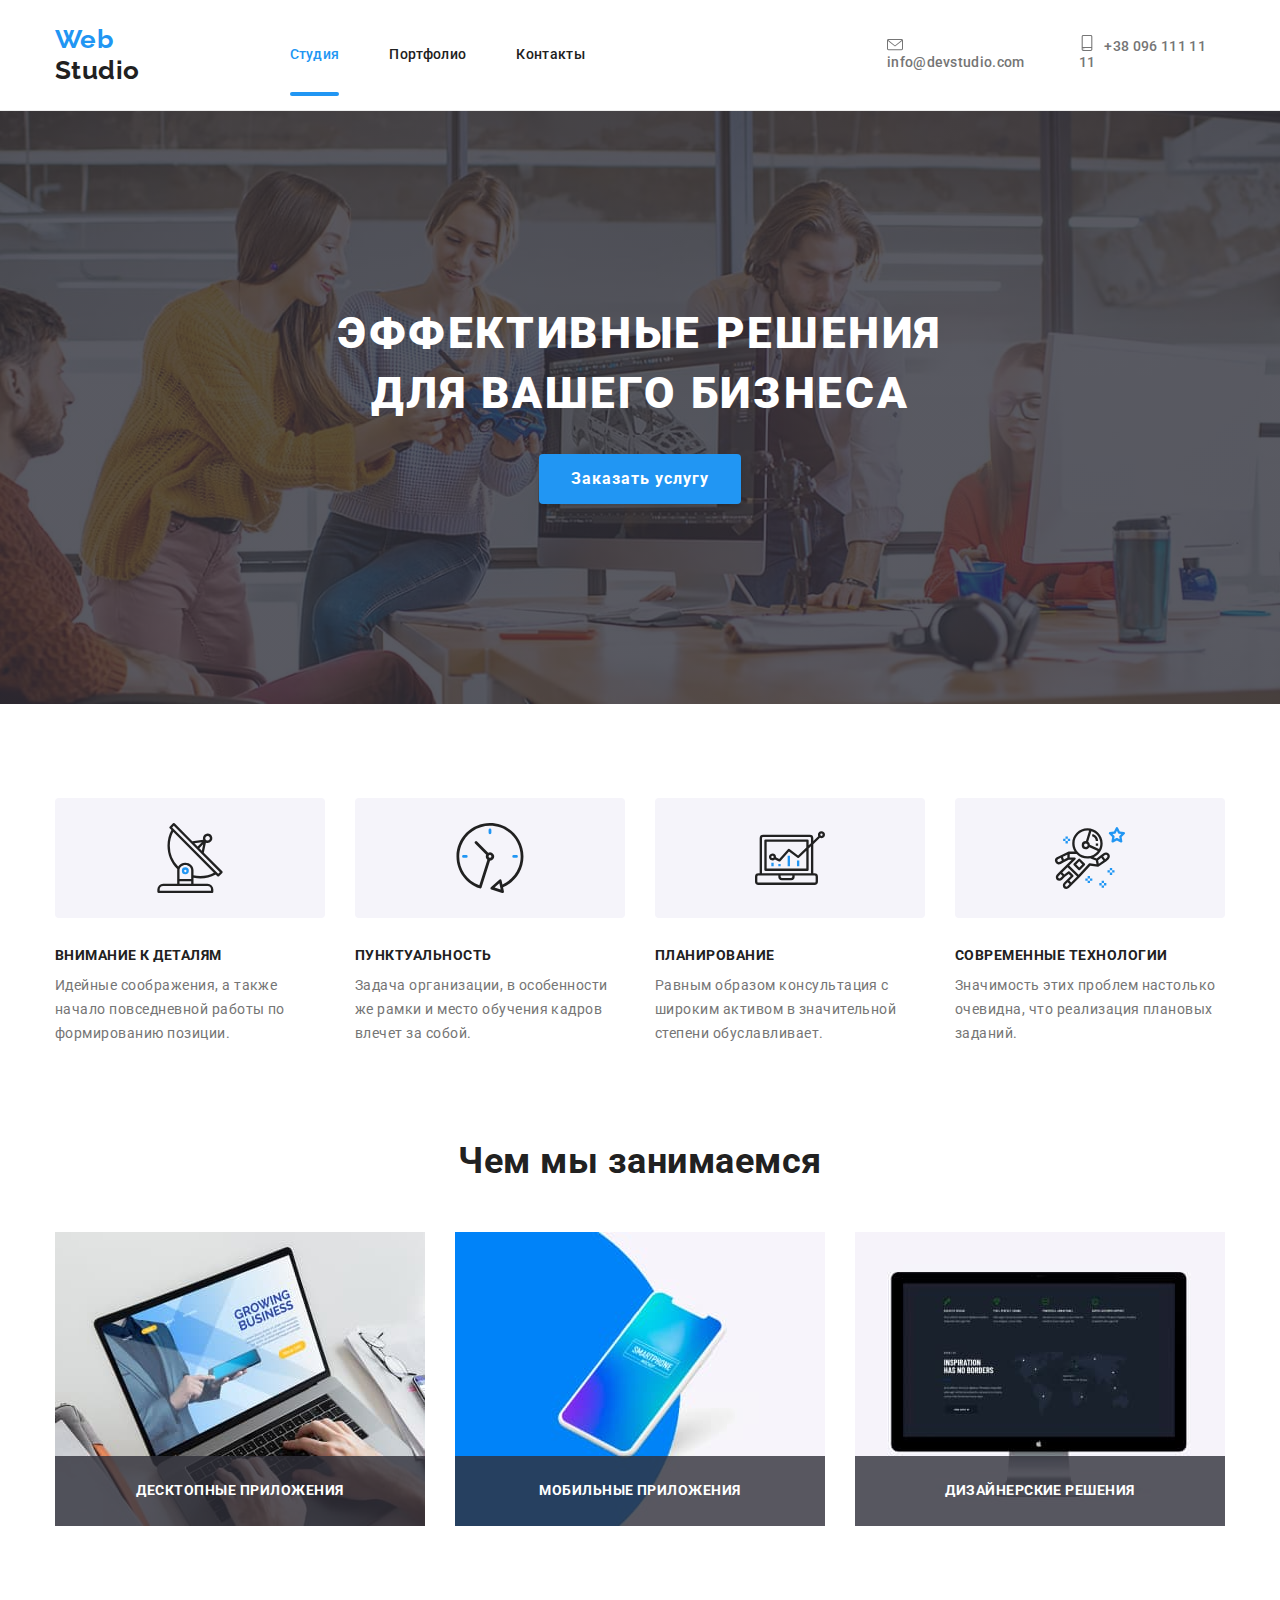
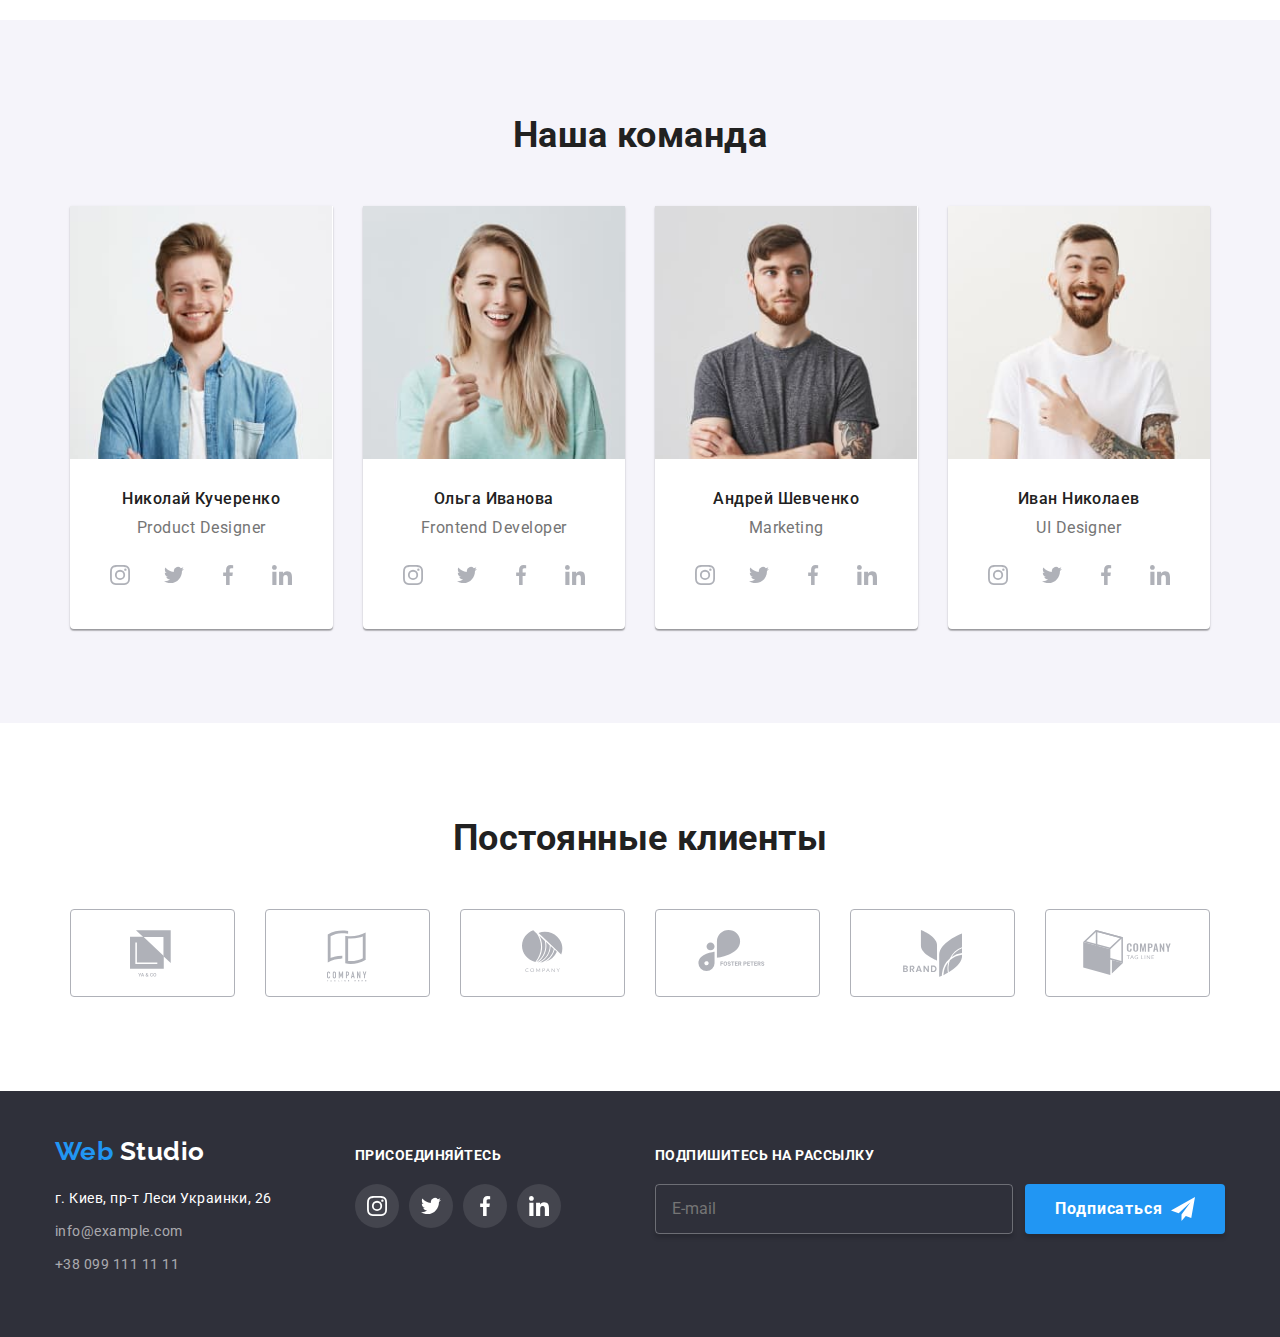
<file: index.html>
<!DOCTYPE html>
<html lang="en">
  <head>
    <meta charset="UTF-8" />
    <meta name="viewport" content="width=device-width, initial-scale=1.0" />
    <title>studio</title>
    <link
      href="https://fonts.googleapis.com/css2?family=Raleway:wght@700&family=Roboto:wght@400;500;700;900&display=swap"
      rel="stylesheet"
    />
    <link
      rel="stylesheet"
      href="https://cdnjs.cloudflare.com/ajax/libs/modern-normalize/0.6.0/modern-normalize.min.css"
    />
    <link rel="stylesheet" href="./css/main.min.css" />
  </head>
  <body>
    <!--                                 header                                     -->
    <header class="">
      <div class="container">
        <nav class="main-nav">
          <!-- header logo  -->
          <a class="logo" href="#"
            >Web <span class="logo-right">Studio</span></a
          >
          <button
            type="button"
            class="menu-button"
            aria-expanded="false"
            aria-controls="menu-container"
            data-menu-button
          >
            <svg width="40" height="40" aria-label="кнопка мобильного меню">
              <use class="icon-menu" href="./images/sprite.svg#menu"></use>
              <use
                class="icon-close"
                href="./images/sprite.svg#close-menu"
              ></use>
            </svg>
          </button>

          <div class="menu-container" id="menu-container" data-menu>
            <div class="menu-navigation">
              <ul class="list site-nav">
                <li class="item">
                  <a href="./index.html" class="nav-link current">Студия</a>
                </li>
                <li class="item">
                  <a href="./portfolio.html" class="nav-link">Портфолио</a>
                </li>
                <li class="item">
                  <a href="./contact.html" class="nav-link">Контакты</a>
                </li>
              </ul>
            </div>

            <div class="menu-contacts">
              <ul class="list auth-nav">
                <li class="item">
                  <a href="mailto:info@devstudio.com" class="us nav-link">
                    <svg class="icon-us">
                      <use href="./images/sprite.svg#icon-envelope"></use>
                    </svg>
                    info@devstudio.com
                  </a>
                </li>
                <li class="item">
                  <a href="tel:+380961111111" class="nav-link us">
                    <svg class="icon-us">
                      <use href="./images/sprite.svg#icon-smartphone"></use>
                    </svg>
                    +38 096 111 11 11</a
                  >
                </li>
              </ul>
            </div>
          </div>
        </nav>
      </div>
    </header>

    <!--                                  main                                      -->
    <main>
      <!-- hero -->a

      <section class="hero">
        <div class="container">
          <h1 class="hero-title">Эффективные решения для вашего бизнеса</h1>
          <button data-modal-open class="ref-style button-style">
            Заказать услугу
          </button>

          <!--  modal-window -->
          <div class="backdrop is-hidden" data-modal>
            <form class="form">
              <b class="form-title">Оставьте свои данные, мы вам перезвоним</b>

              <!--form fields -->

              <ul class="form-item list">
                <li class="form-field">
                  <input
                    class="form-input"
                    type="text"
                    name="name"
                    id="name"
                    autocomplete="off"
                    placeholder=" "
                  />
                  <label class="form-label" for="name">Имя</label>
                  <svg class="form-icon">
                    <use href="./images/sprite.svg#person" />
                  </svg>
                </li>

                <li class="form-field">
                  <input
                    class="form-input"
                    type="tel"
                    name="tel"
                    id="tel"
                    placeholder=" "
                  />
                  <label class="form-label" for="tel">Телефон</label>
                  <svg class="form-icon">
                    <use href="./images/sprite.svg#phone" />
                  </svg>
                </li>

                <li class="form-field">
                  <input
                    class="form-input"
                    type="email"
                    name="email"
                    id="email"
                    placeholder=" "
                  />
                  <label class="form-label" for="email">Почта</label>
                  <svg class="form-icon">
                    <use href="./images/sprite.svg#email" />
                  </svg>
                </li>

                <li class="form-field">
                  <textarea
                    class=""
                    name="comment"
                    id="comment"
                    cols="30"
                    rows="6"
                  ></textarea>
                  <label for="comment">Комментарий</label>
                </li>
              </ul>

              <input
                type="checkbox"
                name="checkbox"
                class="checkbox"
                id="checked"
              />
              <label for="checked" class="checkbox-label">
                Соглашаюсь с рассылкой и принимаю<a class="link" href="">
                  Условия договора
                </a>
              </label>

              <!--  button submit      -->
              <button type="submit" class="ref-style button-style modal-button">
                Отправить
              </button>

              <!-- close button /icon  -->
              <div data-modal-close class="modal-close">
                <svg width="11" height="11">
                  <use href="./images/sprite.svg#close" />
                </svg>
              </div>
            </form>
          </div>

          <!-- end modal window -->
        </div>
      </section>

      <!-- features / секция преимущества/ -->
      <section class="section">
        <div class="container">
          <ul class="list features">
            <!-- внимание к деталям -->
            <li class="item">
              <div class="features-icon">
                <svg width="70" height="70">
                  <use href="./images/sprite.svg#icon-antenna"></use>
                </svg>
              </div>

              <h2 class="text-style-title">
                Внимание к деталям
              </h2>
              <p class="main-text">
                Идейные соображения, а также начало повседневной работы по
                формированию позиции.
              </p>
            </li>
            <!-- пунктуальность -->
            <li class="item">
              <div class="features-icon">
                <svg width="70" height="70">
                  <use href="./images/sprite.svg#icon-clock"></use>
                </svg>
              </div>

              <h2 class="text-style-title">Пунктуальность</h2>
              <p class="main-text">
                Задача организации, в особенности же рамки и место обучения
                кадров влечет за собой.
              </p>
            </li>
            <!-- планирование -->
            <li class="item">
              <div class="features-icon">
                <svg width="70" height="70">
                  <use href="./images/sprite.svg#icon-diagram"></use>
                </svg>
              </div>

              <h2 class="text-style-title">Планирование</h2>
              <p class="main-text">
                Равным образом консультация с широким активом в значительной
                степени обуславливает.
              </p>
            </li>
            <!-- современные технологии -->
            <li class="item">
              <div class="features-icon">
                <svg width="70" height="70">
                  <use href="./images/sprite.svg#icon-astronaut"></use>
                </svg>
              </div>

              <h2 class="text-style-title">Современные технологии</h2>
              <p class="main-text">
                Значимость этих проблем настолько очевидна, что реализация
                плановых заданий.
              </p>
            </li>
          </ul>
        </div>
      </section>

      <!-- our-business / секция Чем мы занимаемся/ -->
      <section class="section ishidden no-padding">
        <div class="container">
          <h2 class="section-title">Чем мы занимаемся</h2>
          <ul class="business list">
            <li class="item">
              <img
                srcset="
                  ./images/img-studio/desktop-apps-370.jpg 1x,
                  ./images/img-studio/desktop-apps-740.jpg 2x
                "
                src="./images/img-studio/desktop-apps-370.jpg"
                alt="Десктопные приложения"
              />
              <h3 class="text-style-title business-title">
                Десктопные приложения
              </h3>
            </li>
            <li class="item">
              <img
                srcset="
                  ./images/img-studio/boxmobile-apps-370.jpg 1x,
                  ./images/img-studio/boxmobile-apps-740.jpg 2x
                "
                src="./images/img-studio/mobile-apps.jpg"
                alt="Мобильные приложения"
              />
              <h3 class="text-style-title business-title">
                Мобильные приложения
              </h3>
            </li>
            <li class="item">
              <img
                srcset="
                  ./images/img-studio/imgdesign-solution-370.jpg 1x,
                  ./images/img-studio/imgdesign-solution-740.jpg 2x
                "
                src="./images/img-studio/imgdesign-solution-370.jpg"
                alt="дизайнерыские решения"
              />
              <h3 class="text-style-title business-title">
                Дизайнерские решения
              </h3>
            </li>
          </ul>
        </div>
      </section>

      <!-- our team/ секция наша команда / -->
      <section class="section team">
        <div class="container">
          <h2 class="section-title">Наша команда</h2>

          <ul class="list person">
            <!-- section Николай Кучеренко -->
            <li class="member">
              <!-- , альтернативный вариант-->
              <!-- <picture>
                <source
                  srcset="
                    ./images/img-studio/Nikolay-Kucherenko-270.jpg 270w,
                    ./images/img-studio/Nikolay-Kucherenko-540.jpg 540w
                  "
                  media="(min-width:1200px)"
                />

                <source
                  srcset="
                    ./images/img-studio/Nikolay-Kucherenko-450.jpg 450w,
                    ./images/img-studio/Nikolay-Kucherenko-900.jpg 900w
                  "
                  media="(max-width:1199px)"
                />
                <img
                  src="./images/img-studio/Nikolay-Kucherenko-270.jpg"
                  alt="Николай Кучеренко"
                  sizes="(min-width:900px) 20vw, (max-width:899px) 50vw, (max-width:450px) 100vw)"
                />
              </picture> -->
           
              <picture>
                <source
                  srcset="
                    ./images/img-studio/Nikolay-Kucherenko-270.jpg 1x,
                    ./images/img-studio/Nikolay-Kucherenko-540.jpg 2x
                  "
                  media="(min-width:1200px)"
                />

                <source
                  srcset="
                    ./images/img-studio/Nikolay-Kucherenko-450.jpg 1x,
                    ./images/img-studio/Nikolay-Kucherenko-900.jpg 2x
                  "
                  media="(max-width:1199px)"
                />
                <img
                  src="./images/img-studio/Nikolay-Kucherenko-270.jpg"
                  alt="Николай Кучеренко"
                />
              </picture>
              <h3 class="text-style-title name-title">Николай Кучеренко</h3>
              <p class="job-title">Product Designer</p>
              <ul class="list social-contacts">
                <li class="item">
                  <a href="" class="social-link" aria-label="instagram">
                    <svg class="social-icon">
                      <use href="./images/sprite.svg#icon-instagram"></use>
                    </svg>
                  </a>
                </li>
                <li class="item">
                  <a href="" class="social-link" aria-label="twitter">
                    <svg class="social-icon">
                      <use href="./images/sprite.svg#icon-twitter"></use>
                    </svg>
                  </a>
                </li>
                <li class="item">
                  <a href="" class="social-link" aria-label="facebook">
                    <svg class="social-icon">
                      <use href="./images/sprite.svg#icon-facebook"></use>
                    </svg>
                  </a>
                </li>

                <li class="item">
                  <a href="" class="social-link" aria-label="linkedin">
                    <svg class="social-icon">
                      <use href="./images/sprite.svg#icon-linkedin"></use>
                    </svg>
                  </a>
                </li>
              </ul>
            </li>

            <!-- section Ольга Иванова  -->
            <li class="member">
              <picture>
                <source
                  srcset="
                    ./images/img-studio/Olga-Ivanova-270.jpg 1x,
                    ./images/img-studio/Olga-Ivanova-540.jpg 2x
                  "
                  media="(min-width:1200px)"
                />

                <source
                  srcset="
                    ./images/img-studio/Olga-Ivanova-450.jpg 1x,
                    ./images/img-studio/Olga-Ivanova-900.jpg 2x
                  "
                  media="(max-width:1199px)"
                />
                <img
                  src="./images/img-studio/Olga-Ivanova-270.jpg"
                  alt="Иван Николаев"
                />
              </picture>
              <h3 class="text-style-title name-title">Ольга Иванова</h3>
              <p class="job-title">Frontend Developer</p>

              <ul class="list social-contacts">
                <li class="item">
                  <a href="" class="social-link" aria-label="instagram">
                    <svg class="social-icon">
                      <use href="./images/sprite.svg#icon-instagram"></use>
                    </svg>
                  </a>
                </li>
                <li class="item">
                  <a href="" class="social-link" aria-label="twitter">
                    <svg class="social-icon">
                      <use href="./images/sprite.svg#icon-twitter"></use>
                    </svg>
                  </a>
                </li>
                <li class="item">
                  <a href="" class="social-link" aria-label="facebook">
                    <svg class="social-icon">
                      <use href="./images/sprite.svg#icon-facebook"></use>
                    </svg>
                  </a>
                </li>

                <li class="item">
                  <a href="" class="social-link" aria-label="linkedin">
                    <svg class="social-icon">
                      <use href="./images/sprite.svg#icon-linkedin"></use>
                    </svg>
                  </a>
                </li>
              </ul>
            </li>

            <!-- section Андрей Шевченко -->
            <li class="member">
              <picture>
                <source
                  srcset="
                    ./images/img-studio/Andrey-Shevchenko-270.jpg 1x,
                    ./images/img-studio/Andrey-Shevchenko-540.jpg 2x
                  "
                  media="(min-width:1200px)"
                />

                <source
                  srcset="
                    ./images/img-studio/Andrey-Shevchenko-450.jpg 1x,
                    ./images/img-studio/Andrey-Shevchenko-900.jpg 2x
                  "
                  media="(max-width:1199px)"
                />
                <img src="./images/img-studio/a" alt="Андрей Шевченко" />
              </picture>
              <h3 class="text-style-title name-title">Андрей Шевченко</h3>
              <p class="job-title">Marketing</p>
              <ul class="list social-contacts">
                <li class="item">
                  <a href="" class="social-link" aria-label="instagram">
                    <svg class="social-icon">
                      <use href="./images/sprite.svg#icon-instagram"></use>
                    </svg>
                  </a>
                </li>
                <li class="item">
                  <a href="" class="social-link" aria-label="twitter">
                    <svg class="social-icon">
                      <use href="./images/sprite.svg#icon-twitter"></use>
                    </svg>
                  </a>
                </li>
                <li class="item">
                  <a href="" class="social-link" aria-label="facebook">
                    <svg class="social-icon">
                      <use href="./images/sprite.svg#icon-facebook"></use>
                    </svg>
                  </a>
                </li>

                <li class="item">
                  <a href="" class="social-link" aria-label="linkedin">
                    <svg class="social-icon">
                      <use href="./images/sprite.svg#icon-linkedin"></use>
                    </svg>
                  </a>
                </li>
              </ul>
            </li>

            <!-- section Иван Николаев -->
            <li class="member">
              <picture>
                <source
                  srcset="
                    ./images/img-studio/Ivan-Nikolaev-270.jpg 1x,
                    ./images/img-studio/Ivan-Nikolaev-540.jpg 2x
                  "
                  media="(min-width:1200px)"
                />

                <source
                  srcset="
                    ./images/img-studio/Ivan-Nikolaev-450.jpg 1x,
                    ./images/img-studio/Ivan-Nikolaev-900.jpg 2x
                  "
                  media="(max-width:1199px)"
                />
                <img
                  src="./images/img-studio/Ivan-Nikolaev-270.jpg"
                  alt="Иван Николаев"
                />
              </picture>

              <h3 class="text-style-title name-title">Иван Николаев</h3>
              <p class="job-title">UI Designer</p>
              <ul class="list social-contacts">
                <li class="item">
                  <a href="" class="social-link" aria-label="instagram">
                    <svg class="social-icon">
                      <use href="./images/sprite.svg#icon-instagram"></use>
                    </svg>
                  </a>
                </li>
                <li class="item">
                  <a href="" class="social-link" aria-label="twitter">
                    <svg class="social-icon">
                      <use href="./images/sprite.svg#icon-twitter"></use>
                    </svg>
                  </a>
                </li>
                <li class="item">
                  <a href="" class="social-link" aria-label="facebook">
                    <svg class="social-icon">
                      <use href="./images/sprite.svg#icon-facebook"></use>
                    </svg>
                  </a>
                </li>

                <li class="item">
                  <a href="" class="social-link" aria-label="linkedin">
                    <svg class="social-icon">
                      <use href="./images/sprite.svg#icon-linkedin"></use>
                    </svg>
                  </a>
                </li>
              </ul>
            </li>
          </ul>
        </div>
      </section>

      <!--  clients / секция постоянные клиенты / -->
      <section class="section">
        <div class="container">
          <h2 class="section-title">Постоянные клиенты</h2>
          <ul class="list clients">
            <li class="item">
              <button class="clients-icon" aria-label="Tagline Here">
                <svg width="45px" height="50px">
                  <use href="./images/sprite.svg#icon-logo-1"></use>
                </svg>
              </button>
            </li>
            <li class="item">
              <button class="clients-icon" aria-label="Company">
                <svg width="40px" height="52px">
                  <use href="./images/sprite.svg#icon-logo-2"></use>
                </svg>
              </button>
            </li>
            <li class="item">
              <button class="clients-icon" aria-label="Ya & Co">
                <svg width="41px" height="42.6px">
                  <use href="./images/sprite.svg#icon-logo-3"></use>
                </svg>
              </button>
            </li>
            <li class="item">
              <button class="clients-icon" aria-label="Foster Peters">
                <svg width="79.66px" height="42.02px">
                  <use href="./images/sprite.svg#icon-logo-4"></use>
                </svg>
              </button>
            </li>
            <li class="item">
              <button class="clients-icon" aria-label="Brand">
                <svg width="59px" height="47px">
                  <use href="./images/sprite.svg#icon-logo-5"></use>
                </svg>
              </button>
            </li>
            <li class="item">
              <button class="clients-icon" aria-label="COMPANY Tag line">
                <svg width="88.48px" height="45.44px">
                  <use href="./images/sprite.svg#icon-logo-6"></use>
                </svg>
              </button>
            </li>
          </ul>
        </div>
      </section>
    </main>
    <!--                                 footer                                     -->
    <footer class="">
      <div class="container">
        <div class="block">
          <div class="logo-contacts">
            <!-- footer logo -->
            <h2 class="item">
              <a class="logo link" href="#"
                >Web <span class="logo-reverse">Studio</span></a
              >
            </h2>
            <address class="footer-text-style">
              <ul class="list contacts">
                <!-- adress -->
                <li class="item">
                  <p class="adress-text">
                    г. Киев, пр-т Леси Украинки, 26
                  </p>
                </li>
                <!--  footer contacts /  контакты/ -->
                <li class="item">
                  <a class="link" href="mailto:info@example.com"
                    >info@example.com</a
                  >
                </li>
                <li class="item">
                  <a class="link" href="tel:+380991111111">+38 099 111 11 11</a>
                </li>
              </ul>
            </address>
          </div>
          <!-- footer community / соцсети / -->
          <div class="social">
            <b class="text-style-title footer-title">присоединяйтесь</b>

            <ul class="list social-contacts">
              <li class="item">
                <a href="" class="social-link" aria-label="instagram">
                  <svg class="social-icon">
                    <use href="./images/sprite.svg#icon-instagram"></use>
                  </svg>
                </a>
              </li>
              <li class="item">
                <a href="" class="social-link" aria-label="twitter">
                  <svg class="social-icon">
                    <use href="./images/sprite.svg#icon-twitter"></use>
                  </svg>
                </a>
              </li>
              <li class="item">
                <a href="" class="social-link" aria-label="facebook">
                  <svg class="social-icon">
                    <use href="./images/sprite.svg#icon-facebook"></use>
                  </svg>
                </a>
              </li>

              <li class="item">
                <a href="" class="social-link" aria-label="linkedin">
                  <svg class="social-icon">
                    <use href="./images/sprite.svg#icon-linkedin"></use>
                  </svg>
                </a>
              </li>
            </ul>
          </div>
          <!-- footer subscribing / секция подписки / -->

          <form>
            <label for="mail" class="text-style-title footer-title"
              >Подпишитесь на рассылку</label
            >

            <div class="send-form">
              <input
                class="form-button"
                placeholder="E-mail"
                name="email"
                id="mail"
              />

              <button class="ref-style button-style button-send" type="submit">
                Подписаться
                <svg class="button-icon" aria-label="Подписаться">
                  <use href="./images/sprite.svg#icon-send"></use>
                </svg>
              </button>
            </div>
          </form>
        </div>
        <!-- footer developing -->
        <p class="copyright">2020 | Developed by GoIT Students</p>
      </div>
    </footer>

    <script>
      (() => {
        const menuBtnRef = document.querySelector('[data-menu-button]');
        const mobilemenuRef = document.querySelector('[data-menu]');

        menuBtnRef.addEventListener('click', () => {
          const expanded =
            menuBtnRef.getAttribute('aria-expanded') === 'true' || false;

          menuBtnRef.classList.toggle('is-open');
          menuBtnRef.setAttribute('aria-expanded', !expanded);
          mobilemenuRef.classList.toggle('is-open');
        });
      })();
    </script>
    <script>
      (() => {
        const refs = {
          openModalBtn: document.querySelector('[data-modal-open]'),
          closeModalBtn: document.querySelector('[data-modal-close]'),
          modal: document.querySelector('[data-modal]'),
        };

        refs.openModalBtn.addEventListener('click', toggleModal);
        refs.closeModalBtn.addEventListener('click', toggleModal);

        function toggleModal() {
          document.body.classList.toggle('modal-open'); //new
          refs.modal.classList.toggle('is-hidden');
        }
      })();
    </script>
  </body>
</html>
</file>
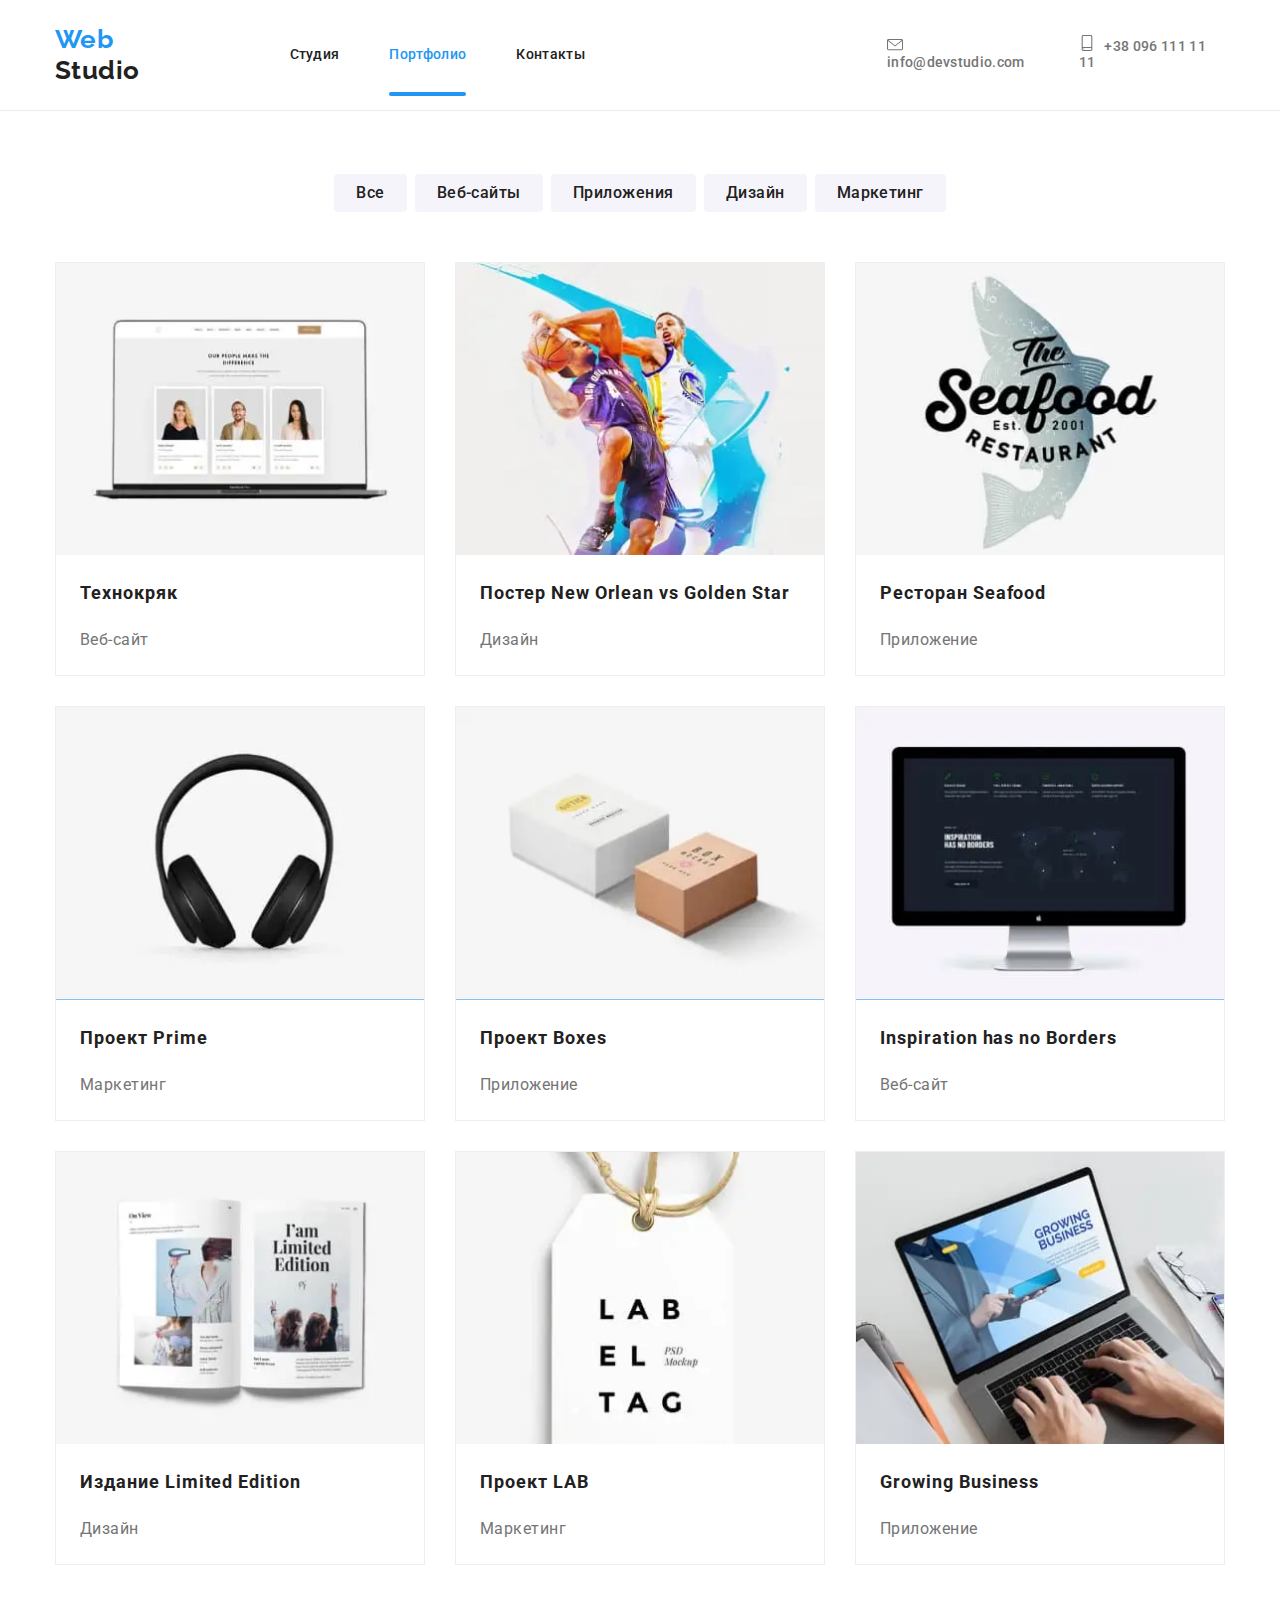
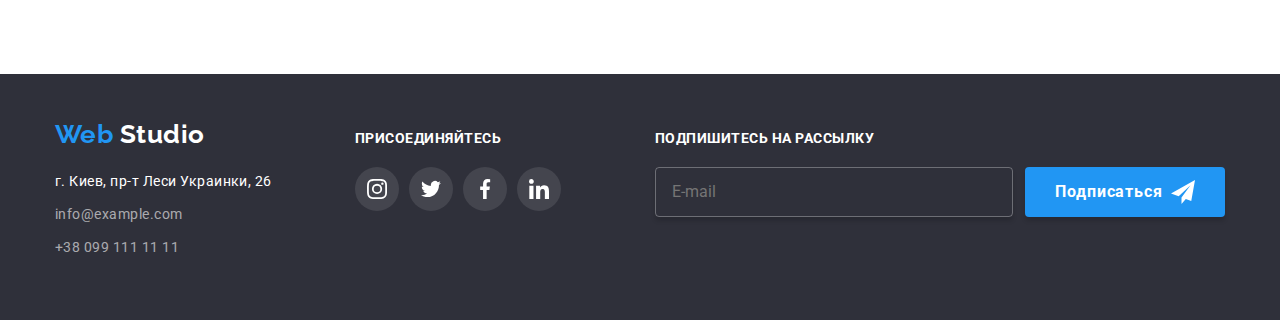
<file: portfolio.html>
<!DOCTYPE html>
<html lang="en">
  <head>
    <meta charset="UTF-8" />
    <meta name="viewport" content="width=device-width, initial-scale=1.0" />
    <title>portfolio</title>
    <link
      href="https://fonts.googleapis.com/css2?family=Raleway:wght@700&family=Roboto:wght@400;500;700;900&display=swap"
      rel="stylesheet"
    />
    <link
      rel="stylesheet"
      href="https://cdnjs.cloudflare.com/ajax/libs/modern-normalize/0.6.0/modern-normalize.min.css"
    />
    <link rel="stylesheet" href="./css/main.min.css" />
  </head>
  <body>
    <!--             header                 -->
    <header class="">
      <div class="container">
        <nav class="main-nav">
          <!-- header logo  -->
          <a class="logo" href="#"
            >Web <span class="logo-right">Studio</span></a
          >
          <button
            type="button"
            class="menu-button"
            aria-expanded="false"
            aria-controls="menu-container"
            data-menu-button
          >
            <svg width="40" height="40" aria-label="кнопка мобильного меню">
              <use class="icon-menu" href="./images/sprite.svg#menu"></use>
              <use
                class="icon-close"
                href="./images/sprite.svg#close-menu"
              ></use>
            </svg>
          </button>

          <div class="menu-container" id="menu-container" data-menu>
            <div class="menu-navigation">
              <ul class="list site-nav">
                <li class="item">
                  <a href="./index.html" class="nav-link">Студия</a>
                </li>
                <li class="item">
                  <a href="./portfolio.html" class="nav-link current"
                    >Портфолио</a
                  >
                </li>
                <li class="item">
                  <a href="./contact.html" class="nav-link">Контакты</a>
                </li>
              </ul>
            </div>

            <div class="menu-contacts">
              <ul class="list auth-nav">
                <li class="item">
                  <a href="mailto:info@devstudio.com" class="us nav-link">
                    <svg class="icon-us">
                      <use href="./images/sprite.svg#icon-envelope"></use>
                    </svg>
                    info@devstudio.com
                  </a>
                </li>
                <li class="item">
                  <a href="tel:+380961111111" class="nav-link us">
                    <svg class="icon-us">
                      <use href="./images/sprite.svg#icon-smartphone"></use>
                    </svg>
                    +38 096 111 11 11</a
                  >
                </li>
              </ul>
            </div>
          </div>
        </nav>
      </div>
    </header>

    <!--              main                  -->
    <main>
      <!-- h1 unvisible -->
      <h1 class="section-hat">Portfolio</h1>

      <!-- navigation -->
      <nav class="section block-nav">
        <div class="container">
          <form>
            <ul class="list navigation">
              <li class="item">
                <button type="button" class="text-style-title name-title ref">
                  Все
                </button>
              </li>
              <li class="item">
                <button type="button" class="text-style-title name-title ref">
                  Веб-сайты
                </button>
              </li>
              <li class="item">
                <button type="button" class="text-style-title name-title ref">
                  Приложения
                </button>
              </li>
              <li class="item">
                <button type="button" class="text-style-title name-title ref">
                  Дизайн
                </button>
              </li>
              <li class="item">
                <button type="button" class="text-style-title name-title ref">
                  Маркетинг
                </button>
              </li>
            </ul>
          </form>
        </div>
      </nav>

      <!-- galery / portfolio content -->
      <section class="section main-portfolio">
        <div class="container">
          <ul class="list portfolio">
            <li class="item">
              <!-- Технокряк --><!-- alt="веб-сайт Технокряк"  -->
              <a class="link" href="">
                <div class="image">
                  <picture>
                    <source
                      srcset="
                        ./images/img-portfolio/imgtehno-450x294.webp 1x,
                        ./images/img-portfolio/imgtehno-900x588.webp 2x
                      "
                      type="image/webp"
                      media="(max-width:767px)"
                    />
                    <source
                      srcset="
                        ./images/img-portfolio/imgtehno-354x294.webp 1x,
                        ./images/img-portfolio/imgtehno-708x588.webp 2x
                      "
                      type="image/webp"
                      media="(max-width:1199px)"
                    />
                    <source
                      srcset="
                        ./images/img-portfolio/imgtehno-370x294.webp 1x,
                        ./images/img-portfolio/imgtehno-740x588.webp 2x
                      "
                      type="image/webp"
                      media="(min-width:1200px)"
                    />
                    <img
                      srcset="
                        ./images/img-portfolio/imgtehno-450x294.jpg , 
                        ./images/img-portfolio/imgtehno-354x294.jpg , 
                        ./images/img-portfolio/imgtehno-370x294.jpg 1x ,
                        ./images/img-portfolio/imgtehno-900x588.jpg , 
                        ./images/img-portfolio/imgtehno-708x588.jpg , 
                        ./images/img-portfolio/imgtehno-740x588.jpg 2x
                      "
                      src="./images/img-portfolio/imgtehno-450x294.jpg"
                      alt="веб-сайт Технокряк"
                    />
                  </picture>

                  <p class="text-item">
                    Технокряк это современная площадка распространения
                    коронавируса. Компании используют эту платформу для
                    цифрового шпионажа и атак на защищённые сервера конкурентов.
                  </p>
                </div>
                <div>
                  <h2 class="text-style-title item-title">Технокряк</h2>
                  <p class="text">Веб-сайт</p>
                </div>
              </a>
            </li>
            <li class="item">
              <!-- Постер New Orlean vs Golden Star -->
              <a class="link" href="">
                <div class="image">
                  <picture>
                    <source
                      srcset="
                        ./images/img-portfolio/imgnew-orlean-450x294.webp 1x,
                        ./images/img-portfolio/imgnew-orlean-900x588.webp 2x
                      "
                      type="image/webp"
                      media="(max-width:767px)"
                    />
                    <source
                      srcset="
                        ./images/img-portfolio/imgnew-orlean-354x294.webp 1x,
                        ./images/img-portfolio/imgnew-orlean-708x588.webp 2x
                      "
                      type="image/webp"
                      media="(max-width:1199px)"
                    />
                    <source
                      srcset="
                        ./images/img-portfolio/imgnew-orlean-370x294.webp 1x,
                        ./images/img-portfolio/imgnew-orlean-740x588.webp 2x
                      "
                      type="image/webp"
                      media="(min-width:1200px)"
                    />
                    <img
                      srcset="
                        ./images/img-portfolio/imgnew-orlean-450x294.jpg , 
                        ./images/img-portfolio/imgnew-orlean-354x294.jpg , 
                        ./images/img-portfolio/imgnew-orlean-370x294.jpg 1x ,
                        ./images/img-portfolio/imgnew-orlean-900x588.jpg , 
                        ./images/img-portfolio/imgnew-orlean-708x588.jpg , 
                        ./images/img-portfolio/imgnew-orlean-740x588.jpg 2x
                      "
                      src="./images/img-portfolio/imgnew-orlean-450x294.jpg"
                      alt="Постер New Orlean vs Golden Star"
                    />
                  </picture>
                  <p class="text-item">
                    Технокряк это современная площадка распространения
                    коронавируса. Компании используют эту платформу для
                    цифрового шпионажа и атак на защищённые сервера конкурентов.
                  </p>
                </div>
                <div>
                  <h2 class="text-style-title item-title">
                    Постер New Orlean vs Golden Star
                  </h2>
                  <p class="text">Дизайн</p>
                </div>
              </a>
            </li>
            <li class="item">
              <!-- Ресторан Seafood -->
              <a class="link" href="">
                <div class="image">
                  <picture>
                    <source
                      srcset="
                        ./images/img-portfolio/imgseafood-450x294.webp 1x,
                        ./images/img-portfolio/imgseafood-900x588.webp 2x
                      "
                      type="image/webp"
                      media="(max-width:767px)"
                    />
                    <source
                      srcset="
                        ./images/img-portfolio/imgseafood-354x294.webp 1x,
                        ./images/img-portfolio/imgseafood-708x588.webp 2x
                      "
                      type="image/webp"
                      media="(max-width:1199px)"
                    />
                    <source
                      srcset="
                        ./images/img-portfolio/imgseafood-370x294.webp 1x,
                        ./images/img-portfolio/imgseafood-740x588.webp 2x
                      "
                      type="image/webp"
                      media="(min-width:1200px)"
                    />
                    <img
                      srcset="
                        ./images/img-portfolio/imgseafood-450x294.jpg , 
                        ./images/img-portfolio/imgseafood-370x294.jpg , 
                        ./images/img-portfolio/imgseafood-354x294.jpg 1x ,
                        ./images/img-portfolio/imgseafood-708x588.jpg , 
                        ./images/img-portfolio/imgseafood-900x588.jpg , 
                        ./images/img-portfolio/imgseafood-740x588.jpg 2x
                      "
                      src="./images/img-portfolio/imgseafood-450x294.jpg"
                      alt="Ресторан Seafood"
                    />
                  </picture>
                  <p class="text-item">
                    Технокряк это современная площадка распространения
                    коронавируса. Компании используют эту платформу для
                    цифрового шпионажа и атак на защищённые сервера конкурентов.
                  </p>
                </div>
                <div>
                  <h2 class="text-style-title item-title">
                    Ресторан Seafood
                  </h2>
                  <p class="text">Приложение</p>
                </div>
              </a>
            </li>
            <li class="item">
              <!-- Проект Prime -->
              <a class="link" href="">
                <div class="image">
                  <picture>
                    <source
                      srcset="
                        ./images/img-portfolio/imgprime-450x294.webp 1x,
                        ./images/img-portfolio/imgprime-900x588.webp 2x
                      "
                      type="image/webp"
                      media="(max-width:767px)"
                    />
                    <source
                      srcset="
                        ./images/img-portfolio/imgprime-354x294.webp 1x,
                        ./images/img-portfolio/imgprime-708x588.webp 2x
                      "
                      type="image/webp"
                      media="(max-width:1199px)"
                    />
                    <source
                      srcset="
                        ./images/img-portfolio/imgprime-370x294.webp 1x,
                        ./images/img-portfolio/imgprime-740x588.webp 2x
                      "
                      type="image/webp"
                      media="(min-width:1200px)"
                    />
                    <img
                      srcset="
                        ./images/img-portfolio/imgprime-450x294.jpg , 
                        ./images/img-portfolio/imgprime-370x294.jpg , 
                        ./images/img-portfolio/imgprime-354x294.jpg 1x ,
                        ./images/img-portfolio/imgprime-900x588.jpg , 
                        ./images/img-portfolio/imgprime-708x588.jpg , 
                        ./images/img-portfolio/imgprime-740x588.jpg 2x
                      "
                      src="./images/img-portfolio/imgprime-450x294.jpg"
                      alt="Проект Prime"
                    />
                  </picture>
                  <p class="text-item">
                    Технокряк это современная площадка распространения
                    коронавируса. Компании используют эту платформу для
                    цифрового шпионажа и атак на защищённые сервера конкурентов.
                  </p>
                </div>
                <div>
                  <h2 class="text-style-title item-title">
                    Проект Prime
                  </h2>
                  <p class="text">Маркетинг</p>
                </div>
              </a>
            </li>
            <li class="item">
              <!-- Проект Boxes -->
              <a class="link" href="">
                <div class="image">
                  <picture>
                    <source
                      srcset="
                        ./images/img-portfolio/imgboxes-450x294.webp 1x,
                        ./images/img-portfolio/imgboxes-900x588.webp 2x
                      "
                      type="image/webp"
                      media="(max-width:767px)"
                    />
                    <source
                      srcset="
                        ./images/img-portfolio/imgboxes-354x294.webp 1x,
                        ./images/img-portfolio/imgboxes-708x588.webp 2x
                      "
                      type="image/webp"
                      media="(max-width:1199px)"
                    />
                    <source
                      srcset="
                        ./images/img-portfolio/imgboxes-370x294.webp 1x,
                        ./images/img-portfolio/imgboxes-740x588.webp 2x
                      "
                      type="image/webp"
                      media="(min-width:1200px)"
                    />
                    <img
                      srcset="
                        ./images/img-portfolio/imgboxes-450x294.jpg , 
                        ./images/img-portfolio/imgboxes-354x294.jpg , 
                        ./images/img-portfolio/imgboxes-370x294.jpg 1x ,
                        ./images/img-portfolio/imgboxes-900x588.jpg , 
                        ./images/img-portfolio/imgboxes-708x588.jpg , 
                        ./images/img-portfolio/imgboxes-740x588.jpg 2x
                      "
                      src="./images/img-portfolio/imgboxes-450x294.jpg"
                      alt="Проект Boxes"
                    />
                  </picture>
                  <p class="text-item">
                    Технокряк это современная площадка распространения
                    коронавируса. Компании используют эту платформу для
                    цифрового шпионажа и атак на защищённые сервера конкурентов.
                  </p>
                </div>
                <div>
                  <h2 class="text-style-title item-title">
                    Проект Boxes
                  </h2>
                  <p class="text">Приложение</p>
                </div>
              </a>
            </li>
            <li class="item">
              <!-- Inspiration has no Borders -->
              <a class="link" href="">
                <div class="image">
                  <picture>
                    <source
                      srcset="
                        ./images/img-portfolio/imginspiration-450x294.webp 1x,
                        ./images/img-portfolio/imginspiration-900x588.webp 2x
                      "
                      type="image/webp"
                      media="(max-width:767px)"
                    />
                    <source
                      srcset="
                        ./images/img-portfolio/imginspiration-354x294.webp 1x,
                        ./images/img-portfolio/imginspiration-708x588.webp 2x
                      "
                      type="image/webp"
                      media="(max-width:1199px)"
                    />
                    <source
                      srcset="
                        ./images/img-portfolio/imginspiration-370x294.webp 1x,
                        ./images/img-portfolio/imginspiration-740x588.webp 2x
                      "
                      type="image/webp"
                      media="(min-width:1200px)"
                    />
                    <img
                      srcset="
                        ./images/img-portfolio/imginspiration-450x294.jpg , 
                        ./images/img-portfolio/imginspiration-354x294.jpg , 
                        ./images/img-portfolio/imginspiration-370x294.jpg 1x ,
                        ./images/img-portfolio/imginspiration-900x588.jpg , 
                        ./images/img-portfolio/imginspiration-708x588.jpg , 
                        ./images/img-portfolio/imginspiration-740x588.jpg 2x
                      "
                      src="./images/img-portfolio/imginspiration-450x294.jpg"
                      alt="Inspiration has no Borders"
                    />
                  </picture>
                  <p class="text-item">
                    Технокряк это современная площадка распространения
                    коронавируса. Компании используют эту платформу для
                    цифрового шпионажа и атак на защищённые сервера конкурентов.
                  </p>
                </div>
                <div>
                  <h2 class="text-style-title item-title">
                    Inspiration has no Borders
                  </h2>
                  <p class="text">Веб-сайт</p>
                </div>
              </a>
            </li>
            <li class="item">
              <!-- Издание Limited Edition -->
              <a class="link" href="">
                <div class="image">
                  <picture>
                    <source
                      srcset="
                        ./images/img-portfolio/imglimited-450x294.webp 1x,
                        ./images/img-portfolio/imglimited-900x588.webp 2x
                      "
                      type="image/webp"
                      media="(max-width:767px)"
                    />
                    <source
                      srcset="
                        ./images/img-portfolio/imglimited-354x294.webp 1x,
                        ./images/img-portfolio/imglimited-708x588.webp 2x
                      "
                      type="image/webp"
                      media="(max-width:1199px)"
                    />
                    <source
                      srcset="
                        ./images/img-portfolio/imglimited-370x294.webp 1x,
                        ./images/img-portfolio/imglimited-740x588.webp 2x
                      "
                      type="image/webp"
                      media="(min-width:1200px)"
                    />
                    <img
                      srcset="
                        ./images/img-portfolio/imglimited-450x294.jpg , 
                        ./images/img-portfolio/imglimited-354x294.jpg , 
                        ./images/img-portfolio/imglimited-370x294.jpg 1x ,
                        ./images/img-portfolio/imglimited-900x588.jpg , 
                        ./images/img-portfolio/imglimited-708x588.jpg , 
                        ./images/img-portfolio/imglimited-740x588.jpg 2x
                      "
                      src="./images/img-portfolio/imglimited-450x294.jpg"
                      alt="Издание Limited Edition"
                    />
                  </picture>
                  <p class="text-item">
                    Технокряк это современная площадка распространения
                    коронавируса. Компании используют эту платформу для
                    цифрового шпионажа и атак на защищённые сервера конкурентов.
                  </p>
                </div>
                <div>
                  <h2 class="text-style-title item-title">
                    Издание Limited Edition
                  </h2>
                  <p class="text">Дизайн</p>
                </div>
              </a>
            </li>
            <li class="item">
              <!-- Проект LAB -->
              <a class="link" href="">
                <div class="image">
                  <picture>
                    <source
                      srcset="
                        ./images/img-portfolio/imglab-450x294.webp 1x,
                        ./images/img-portfolio/imglab-900x588.webp 2x
                      "
                      type="image/webp"
                      media="(max-width:767px)"
                    />
                    <source
                      srcset="
                        ./images/img-portfolio/imglab-354x294.webp 1x,
                        ./images/img-portfolio/imglab-708x588.webp 2x
                      "
                      type="image/webp"
                      media="(max-width:1199px)"
                    />
                    <source
                      srcset="
                        ./images/img-portfolio/imglab-370x294.webp 1x,
                        ./images/img-portfolio/imglab-740x588.webp 2x
                      "
                      type="image/webp"
                      media="(min-width:1200px)"
                    />
                    <img
                      srcset="
                        ./images/img-portfolio/imglab-450x294.jpg ,
                        ./images/img-portfolio/imglab-370x294.jpg ,
                        ./images/img-portfolio/imglab-354x294.jpg 1x ,
                        ./images/img-portfolio/imglab-900x588.jpg ,
                        ./images/img-portfolio/imglab-708x588.jpg ,
                        ./images/img-portfolio/imglab-740x588.jpg 2x
                      "
                      src="./images/img-portfolio/imglab-450x294.jpg"
                      alt="Проект LAB"
                    />
                  </picture>
                  <p class="text-item">
                    Технокряк это современная площадка распространения
                    коронавируса. Компании используют эту платформу для
                    цифрового шпионажа и атак на защищённые сервера конкурентов.
                  </p>
                </div>
                <div>
                  <h2 class="text-style-title item-title">
                    Проект LAB
                  </h2>
                  <p class="text">Маркетинг</p>
                </div>
              </a>
            </li>
            <li class="item">
              <!-- Growing Business -->
              <a class="link" href="">
                <div class="image">
                  <picture>
                    <source
                      srcset="
                        ./images/img-portfolio/imggrowing-450x294.webp 1x,
                        ./images/img-portfolio/imggrowing-900x588.webp 2x
                      "
                      type="image/webp"
                      media="(max-width:767px)"
                    />
                    <source
                      srcset="
                        ./images/img-portfolio/imggrowing-354x294.webp 1x,
                        ./images/img-portfolio/imggrowing-708x588.webp 2x
                      "
                      type="image/webp"
                      media="(max-width:1199px)"
                    />
                    <source
                      srcset="
                        ./images/img-portfolio/imggrowing-370x294.webp 1x,
                        ./images/img-portfolio/imggrowing-740x588.webp 2x
                      "
                      type="image/webp"
                      media="(min-width:1200px)"
                    />
                    <img
                      src="./images/img-portfolio/imggrowing-450x294.jpg"
                      alt="Growing Business"
                      srcset="
                        ./images/img-portfolio/imggrowing-450x294.jpg , 
                        ./images/img-portfolio/imggrowing-354x294.jpg , 
                        ./images/img-portfolio/imggrowing-370x294.jpg 1x , 
                        ./images/img-portfolio/imggrowing-900x588.jpg , 
                        ./images/img-portfolio/imggrowing-708x588.jpg , 
                        ./images/img-portfolio/imggrowing-740x588.jpg 2x
                      "
                    />
                  </picture>
                  <p class="text-item">
                    Технокряк это современная площадка распространения
                    коронавируса. Компании используют эту платформу для
                    цифрового шпионажа и атак на защищённые сервера конкурентов.
                  </p>
                </div>
                <div>
                  <h2 class="text-style-title item-title">Growing Business</h2>
                  <p class="text">Приложение</p>
                </div>
              </a>
            </li>
          </ul>
        </div>
      </section>
    </main>

    <!--            footer                  -->
    <footer class="">
      <div class="container">
        <div class="block">
          <div class="logo-contacts">
            <!-- footer logo -->
            <h2 class="item">
              <a class="logo link" href="#"
                >Web <span class="logo-reverse">Studio</span></a
              >
            </h2>
            <address class="footer-text-style">
              <ul class="list contacts">
                <!-- adress -->
                <li class="item">
                  <p class="adress-text">
                    г. Киев, пр-т Леси Украинки, 26
                  </p>
                </li>
                <!--  footer contacts /  контакты/ -->
                <li class="item">
                  <a class="link" href="mailto:info@example.com"
                    >info@example.com</a
                  >
                </li>
                <li class="item">
                  <a class="link" href="tel:+380991111111">+38 099 111 11 11</a>
                </li>
              </ul>
            </address>
          </div>
          <!-- footer community / соцсети / -->
          <div class="social">
            <b class="text-style-title footer-title">присоединяйтесь</b>

            <ul class="list social-contacts">
              <li class="item">
                <a href="" class="social-link" aria-label="instagram">
                  <svg class="social-icon">
                    <use href="./images/sprite.svg#icon-instagram"></use>
                  </svg>
                </a>
              </li>
              <li class="item">
                <a href="" class="social-link" aria-label="twitter">
                  <svg class="social-icon">
                    <use href="./images/sprite.svg#icon-twitter"></use>
                  </svg>
                </a>
              </li>
              <li class="item">
                <a href="" class="social-link" aria-label="facebook">
                  <svg class="social-icon">
                    <use href="./images/sprite.svg#icon-facebook"></use>
                  </svg>
                </a>
              </li>

              <li class="item">
                <a href="" class="social-link" aria-label="linkedin">
                  <svg class="social-icon">
                    <use href="./images/sprite.svg#icon-linkedin"></use>
                  </svg>
                </a>
              </li>
            </ul>
          </div>
          <!-- footer subscribing / секция подписки / -->

          <form>
            <label for="mail" class="text-style-title footer-title"
              >Подпишитесь на рассылку</label
            >

            <div class="send-form">
              <input
                class="form-button"
                placeholder="E-mail"
                name="email"
                id="mail"
              />

              <button class="ref-style button-style button-send" type="submit">
                Подписаться
                <svg class="button-icon" aria-label="Подписаться">
                  <use href="./images/sprite.svg#icon-send"></use>
                </svg>
              </button>
            </div>
          </form>
        </div>
        <!-- footer developing -->
        <p class="copyright">2020 | Developed by GoIT Students</p>
      </div>
    </footer>

    <script>
      (() => {
        const menuBtnRef = document.querySelector('[data-menu-button]');
        const mobilemenuRef = document.querySelector('[data-menu]');

        menuBtnRef.addEventListener('click', () => {
          const expanded =
            menuBtnRef.getAttribute('aria-expanded') === 'true' || false;

          menuBtnRef.classList.toggle('is-open');
          menuBtnRef.setAttribute('aria-expanded', !expanded);
          mobilemenuRef.classList.toggle('is-open');
        });
      })();
    </script>
  </body>
</html>
</file>
<file: css/main.min.css>
html{-webkit-box-sizing:border-box;box-sizing:border-box}*,*::before,*::after{-webkit-box-sizing:inherit;box-sizing:inherit}body{margin:0;background-color:#ffffff;font-family:Roboto, sans-serif;font-weight:normal;font-size:14px;line-height:1.71;letter-spacing:0.03rem;color:#757575}body.modal-open{overflow:hidden}.section{padding:60px 0}@media screen and (min-width: 1200px){.section{padding:94px 0}}.container{margin:0;padding:0 15px}@media screen and (min-width: 480px){.container{width:480px;margin:0 auto}}@media screen and (min-width: 768px){.container{width:768px}}@media screen and (min-width: 1200px){.container{width:1200px}}.list{list-style:none}h1,h2,h3,h4,h5,h6,p,.item,.link,.text,.img{padding:0;margin:0}img{display:block;max-width:100%;height:auto}.section-title{margin-bottom:30px;margin-top:0;color:#212121;font-weight:bold;font-size:28px;line-height:calc(33 / 28);text-align:center;letter-spacing:0.03rem}@media screen and (min-width: 1200px){.section-title{margin-bottom:50px;font-size:36px;line-height:1.17}}.no-padding{padding-top:0}a{text-decoration:none}.logo{display:block;color:#2196f3;font-family:Raleway, cursive;font-style:normal;font-weight:bold;font-size:24px;line-height:calc(28 / 24);letter-spacing:0.03rem;text-decoration:none}@media screen and (min-width: 1200px){.logo{font-size:26px;line-height:calc(31 / 26)}}.logo-right{color:#212121}.logo-reverse{color:#ffffff}header{position:fixed;top:0;left:0;width:100%;background-color:#fff;padding:10px 0 9px;border-bottom:1px solid #ececec;z-index:10}.main-nav{display:-webkit-box;display:-ms-flexbox;display:flex;-webkit-box-align:center;-ms-flex-align:center;align-items:center;-webkit-box-pack:justify;-ms-flex-pack:justify;justify-content:space-between;margin:0}.menu-container{padding:60px 20px;background-color:#fff;text-align:center}.menu-navigation{margin:0}.menu-navigation .site-nav{text-align:center;-webkit-box-sizing:border-box;box-sizing:border-box;padding:0;margin:0}.site-nav .item{-webkit-box-sizing:border-box;box-sizing:border-box}.site-nav .item:not(:last-child){margin-bottom:40px}.nav-link{display:inline-block;font-weight:500;font-size:18px;line-height:1.17;letter-spacing:0.02rem;color:#212121;-webkit-transition:250ms cubic-bezier(0.4, 0, 0.2, 1);transition:250ms cubic-bezier(0.4, 0, 0.2, 1)}.nav-link:hover,.nav-link:focus{color:#2196f3;fill:#2196f3}.nav-link.current{position:relative;color:#2196f3;margin-bottom:12px}.nav-link.current::after{position:absolute;left:0;bottom:-12px;content:'';display:block;width:100%;height:4px;border-radius:2px;background-color:currentColor}.menu-contacts{padding:0;margin:60px 0 0}.auth-nav{padding:0;margin:0 auto}.auth-nav .item:not(:last-child){margin-bottom:16px}.us{border:none;padding:0;margin:0;background-color:#fff;color:#757575;fill:currentColor;display:inline-block;font-weight:500;letter-spacing:0.02rem;-webkit-transition:250ms cubic-bezier(0.4, 0, 0.2, 1);transition:250ms cubic-bezier(0.4, 0, 0.2, 1)}.us:hover,.us:focus{color:#2196f3;fill:#2196f3}.icon-us{display:-webkit-inline-box;display:-ms-inline-flexbox;display:inline-flex;-webkit-box-align:center;-ms-flex-align:center;align-items:center;width:16px;height:16px;margin-right:6px}@media screen and (max-width: 767px){.menu-container{display:none;position:absolute;top:calc(100% + 1px);left:0;width:100%;height:-webkit-max-content;height:-moz-max-content;height:max-content;-webkit-box-shadow:0px 1px 3px rgba(0,0,0,0.16),0px 2px 4px rgba(0,0,0,0.08),0px 4px 8px rgba(0,0,0,0.04);box-shadow:0px 1px 3px rgba(0,0,0,0.16),0px 2px 4px rgba(0,0,0,0.08),0px 4px 8px rgba(0,0,0,0.04)}.menu-container.is-open{display:block}}@media screen and (min-width: 768px){header{padding:15px 0 14px}.main-nav{display:-webkit-box;display:-ms-flexbox;display:flex;-webkit-box-align:center;-ms-flex-align:center;align-items:center;margin:0}.menu-container{display:-webkit-box;display:-ms-flexbox;display:flex;-webkit-box-align:center;-ms-flex-align:center;align-items:center;padding:0;margin:0 0 0 81px}.menu-navigation{margin:0;padding:0}.site-nav{display:-webkit-box;display:-ms-flexbox;display:flex;-webkit-box-align:center;-ms-flex-align:center;align-items:center;margin:0;padding:0}.site-nav .item:not(:last-child){-webkit-box-sizing:border-box;box-sizing:border-box;margin:0 50px 0 0}.nav-link{display:inline-block;font-size:14px;line-height:calc 1.14286;padding:0;margin:0}.nav-link.current{margin-bottom:0}.nav-link.current::after{bottom:-33px}.menu-contacts{padding:0;margin:0 0 0 80px;text-align:start}.auth-nav{padding:0;margin:0}.auth-nav .item:not(:last-child){margin:0 0 5px 0}.us{font-size:12px;line-height:calc(14 / 12)}}@media screen and (min-width: 1200px){header{padding-top:24px;padding-bottom:24px}.main-nav{display:-webkit-box;display:-ms-flexbox;display:flex;-webkit-box-align:center;-ms-flex-align:center;align-items:center;-webkit-box-pack:start;-ms-flex-pack:start;justify-content:start;margin:0}.menu-container{margin:0 0 0 85px}.menu-contacts{padding:0;margin:0 0 0 302px}.auth-nav{padding:0;margin:0;display:-webkit-box;display:-ms-flexbox;display:flex;-webkit-box-align:center;-ms-flex-align:center;align-items:center}.auth-nav .item:not(:last-child){margin:0 30px 0 0}.nav-link{font-weight:500;font-size:14px;line-height:1.14;letter-spacing:0.02rem;color:#212121;-webkit-transition:250ms cubic-bezier(0.4, 0, 0.2, 1);transition:250ms cubic-bezier(0.4, 0, 0.2, 1)}.nav-link:hover,.nav-link:focus{color:#2196f3;fill:#2196f3}.current{display:block;position:relative;color:#2196f3}.current::after{position:absolute;left:0;bottom:-32px;content:'';display:block;width:100%;height:4px;border-radius:2px;background-color:currentColor}.us{border:none;padding:0;margin:0;background-color:#fff;color:#757575;fill:currentColor;display:inline-block;font-weight:500;font-size:14px;line-height:1.14;letter-spacing:0.02rem;-webkit-transition:250ms cubic-bezier(0.4, 0, 0.2, 1);transition:250ms cubic-bezier(0.4, 0, 0.2, 1)}.us:hover,.us:focus{color:#2196f3;fill:#2196f3}.icon-us{width:16px;height:16px;margin-right:6px;-webkit-box-align:end;-ms-flex-align:end;align-items:flex-end}}.hero{text-align:center;max-width:480px;height:400px;padding:0;margin:60px auto 0;background-repeat:no-repeat;background-position:center;background-size:cover;background-color:rgba(47,48,58,0.8);background-image:-webkit-gradient(linear, left top, right top, from(rgba(47,48,58,0.8)), to(rgba(47,48,58,0.8))),url(../images/hero/hero-mobile-480x400.jpg);background-image:linear-gradient(to right, rgba(47,48,58,0.8), rgba(47,48,58,0.8)),url(../images/hero/hero-mobile-480x400.jpg)}@media screen and (min-device-pixel-ratio: 2), screen and (-webkit-min-device-pixel-ratio: 2), screen and (min-resolution: 192dpi), screen and (min-resolution: 2dppx){.hero{background-image:-webkit-gradient(linear, left top, right top, from(rgba(47,48,58,0.8)), to(rgba(47,48,58,0.8))),url(../images/hero/hero-mobile-960x800.jpg);background-image:linear-gradient(to right, rgba(47,48,58,0.8), rgba(47,48,58,0.8)),url(../images/hero/hero-mobile-960x800.jpg)}}@media screen and (min-width: 480px){.hero{max-width:768px;margin-top:80px;background-size:cover;background-image:-webkit-gradient(linear, left top, right top, from(rgba(47,48,58,0.8)), to(rgba(47,48,58,0.8))),url(../images/hero/hero-tablet-768x400.jpg);background-image:linear-gradient(to right, rgba(47,48,58,0.8), rgba(47,48,58,0.8)),url(../images/hero/hero-tablet-768x400.jpg)}}@media screen and (min-width: 480px) and (min-device-pixel-ratio: 2), screen and (min-width: 480px) and (-webkit-min-device-pixel-ratio: 2), screen and (min-width: 480px) and (min-resolution: 192dpi), screen and (min-width: 480px) and (min-resolution: 2dppx){.hero{background-image:-webkit-gradient(linear, left top, right top, from(rgba(47,48,58,0.8)), to(rgba(47,48,58,0.8))),url(../images/hero/hero-tablet-1536x800.jpg);background-image:linear-gradient(to right, rgba(47,48,58,0.8), rgba(47,48,58,0.8)),url(../images/hero/hero-tablet-1536x800.jpg)}}@media screen and (min-width: 768px){.hero{max-width:1600px;height:600px;background-size:cover;background-image:-webkit-gradient(linear, left top, right top, from(rgba(47,48,58,0.8)), to(rgba(47,48,58,0.8))),url(../images/hero/hero-desktop-1600.jpg);background-image:linear-gradient(to right, rgba(47,48,58,0.8), rgba(47,48,58,0.8)),url(../images/hero/hero-desktop-1600.jpg)}}@media screen and (min-width: 768px) and (min-device-pixel-ratio: 2), screen and (min-width: 768px) and (-webkit-min-device-pixel-ratio: 2), screen and (min-width: 768px) and (min-resolution: 192dpi), screen and (min-width: 768px) and (min-resolution: 2dppx){.hero{background-image:-webkit-gradient(linear, left top, right top, from(rgba(47,48,58,0.8)), to(rgba(47,48,58,0.8))),url(../images/hero/hero-desktop-3200.jpg);background-image:linear-gradient(to right, rgba(47,48,58,0.8), rgba(47,48,58,0.8)),url(../images/hero/hero-desktop-3200.jpg)}}.hero-title{margin:0 auto 30px;max-width:360px;padding-top:118px;color:#ffffff;font-family:Roboto,sans-serif;font-style:normal;font-weight:900;font-size:26px;line-height:calc 1.61538;text-align:center;letter-spacing:0.06em;text-transform:uppercase}@media screen and (min-width: 1200px){.hero-title{margin:0 auto 30px;max-width:696px;padding-top:200px;font-size:44px;line-height:1.36}}.button-style{display:block;margin:auto;min-width:136px;padding:10px 32px;border:none;border-radius:4px;background-color:#2196f3;-webkit-box-shadow:0px 4px 4px rgba(0,0,0,0.15);box-shadow:0px 4px 4px rgba(0,0,0,0.15);color:#fff;font-weight:bold;letter-spacing:0.06rem;cursor:pointer}.ref-style{font-size:16px;line-height:1.88}.backdrop{position:fixed;top:0;left:0;width:100%;height:100%;padding:93px 15px;overflow-y:scroll;background-color:rgba(0,0,0,0.2);z-index:500;-webkit-transition:opacity 250ms cubic-bezier(0.4, 0, 0.2, 1),visibility 250ms cubic-bezier(0.4, 0, 0.2, 1);transition:opacity 250ms cubic-bezier(0.4, 0, 0.2, 1),visibility 250ms cubic-bezier(0.4, 0, 0.2, 1)}.is-hidden{opacity:0;pointer-events:none;visibility:hidden}.form{-webkit-box-sizing:border-box;box-sizing:border-box;width:100%;padding:40px;margin:0;border:none;border-radius:4px;background-attachment:scroll;background-color:#fff;-webkit-box-shadow:0 2px 1px rgba(0,0,0,0.2),0 1px 1px rgba(0,0,0,0.14),0 1px 3px rgba(0,0,0,0.12);box-shadow:0 2px 1px rgba(0,0,0,0.2),0 1px 1px rgba(0,0,0,0.14),0 1px 3px rgba(0,0,0,0.12)}@media screen and (min-width: 480px){.form{position:absolute;top:50%;left:50%;-webkit-transform:translate(-50%, -50%);transform:translate(-50%, -50%);width:450px}}.form label a{color:#2196f3}.form-title{display:block;margin:0 auto 30px;font-weight:bold;font-size:20px;line-height:23px;text-align:center;letter-spacing:0.03rem;color:#212121}.form-item{padding:0;margin:0 0 20px}.form-field{-webkit-box-sizing:border-box;box-sizing:border-box;position:relative;display:-webkit-box;display:-ms-flexbox;display:flex;-webkit-box-orient:vertical;-webkit-box-direction:normal;-ms-flex-direction:column;flex-direction:column;padding:0;color:#212121}.form-field:not(:last-child){margin-bottom:28px}.form-input{height:40px;padding:0 0 0 42px;margin:0;border:1px solid rgba(33,33,33,0.2);-webkit-box-sizing:border-box;box-sizing:border-box;border-radius:4px;cursor:pointer}.form-input:focus{border-color:#2196f3;outline:none}.form-label{position:absolute;top:50%;left:42px;font-size:14px;line-height:1.14;-webkit-transform:translateY(-50%);transform:translateY(-50%);color:#757575;-webkit-transition:-webkit-transform 250ms cubic-bezier(0.4, 0, 0.2, 1);transition:-webkit-transform 250ms cubic-bezier(0.4, 0, 0.2, 1);transition:transform 250ms cubic-bezier(0.4, 0, 0.2, 1);transition:transform 250ms cubic-bezier(0.4, 0, 0.2, 1), -webkit-transform 250ms cubic-bezier(0.4, 0, 0.2, 1)}.form-input:focus+.form-label,.form-field .form-input:not(:placeholder-shown)+.form-label{color:#2196f3;-webkit-transform:translate(-29px, -35px);transform:translate(-29px, -35px);font-size:12px;line-height:1.17}.form-icon{position:absolute;top:50%;left:15px;-webkit-transform:translateY(-50%);transform:translateY(-50%);fill:currentColor;width:18px;height:18px}.form-input:focus ~ .form-icon{color:#2196f3}.form textarea{-webkit-box-sizing:border-box;box-sizing:border-box;display:inline-block;margin:0;padding:12px 16px;border:1px solid rgba(33,33,33,0.2);border-radius:4px;resize:none}.form textarea:focus{border-color:#2196f3;outline:none}.form textarea+label{position:absolute;top:12px;left:16px;font-size:14px;line-height:1.14;color:#757575;-webkit-transition:-webkit-transform 250ms cubic-bezier(0.4, 0, 0.2, 1);transition:-webkit-transform 250ms cubic-bezier(0.4, 0, 0.2, 1);transition:transform 250ms cubic-bezier(0.4, 0, 0.2, 1);transition:transform 250ms cubic-bezier(0.4, 0, 0.2, 1), -webkit-transform 250ms cubic-bezier(0.4, 0, 0.2, 1)}.form textarea:focus+label{-webkit-transform:translate(-16px, -30px);transform:translate(-16px, -30px);font-size:12px;line-height:1.17;color:#2196f3}.checkbox{position:absolute;width:1px;height:1px;margin:-1px;overflow:hidden;border:0;clip:rect(0 0 0 0)}.checkbox-label{text-align:start;display:block;font-size:12px;line-height:1.71}.checkbox-label::before{-webkit-box-sizing:border-box;box-sizing:border-box;display:inline-block;content:'';margin:0 1px 0 0;width:16px;height:15px;border:2px solid #212121;border-radius:2px;background-color:inherit;background-position:center}.checkbox:checked+.checkbox-label::before{background-color:#2196f3;background-image:url(../images/icon-checked.svg);background-size:contain;background-origin:border-box;border-color:#2196f3}.checkbox-label .link{text-decoration:underline}.modal-button{margin:30px auto 0;cursor:pointer}.modal-close{position:absolute;top:102px;right:24px;display:-webkit-box;display:-ms-flexbox;display:flex;-webkit-box-align:center;-ms-flex-align:center;align-items:center;-webkit-box-pack:center;-ms-flex-pack:center;justify-content:center;cursor:pointer;width:30px;height:30px;padding:0;margin:0;border:1px solid rgba(0,0,0,0.1);border-radius:50%;color:#212121}@media screen and (min-width: 480px){.modal-close{position:absolute;top:9px;right:9px}}.modal-close svg{width:11px;height:11px;fill:currentColor}.modal-close:hover svg,.modal-close:focus svg{color:#2196f3}@media screen and (min-width: 1200px){.form{position:absolute;top:50%;left:50%;-webkit-transform:translate(-50%, -50%);transform:translate(-50%, -50%);-webkit-box-sizing:border-box;box-sizing:border-box;width:528px}.checkbox-label{font-size:14px;line-height:1.71;text-align:center}}.features{margin:0 auto;padding:0;-webkit-box-sizing:border-box;box-sizing:border-box}.features .item{margin:0 0 30px;padding:0}.features-icon{-webkit-box-sizing:border-box;box-sizing:border-box;display:block;height:120px;margin-bottom:30px;text-align:center;background-color:#f5f4fa;border-radius:4px}.features svg{width:100%;-webkit-box-sizing:content-box;box-sizing:content-box;padding-top:25px;padding-bottom:25px}.text-style-title{margin:0 0 10px;font-weight:bold;font-size:14px;line-height:1.14;letter-spacing:0.03rem;text-transform:uppercase;color:#212121}@media screen and (max-width: 1199px){.text-style-title{text-align:center}}.main-text{margin:0;font-size:14px;line-height:1.71}@media screen and (min-width: 768px){.features{width:768px;display:-webkit-box;display:-ms-flexbox;display:flex;-ms-flex-wrap:wrap;flex-wrap:wrap;margin:-15px}.features .item{margin:15px;width:calc((100% - 4 * 15px) / 2)}}@media screen and (min-width: 1200px){.features{width:1200px;margin:0 -15px;-webkit-box-pack:justify;-ms-flex-pack:justify;justify-content:space-between}.features .item{margin:0 15px;width:calc((100% - 8 * 15px) / 4)}}.business{display:-webkit-box;display:-ms-flexbox;display:flex;margin:0;padding:0}.business .item{position:relative}.business .item:not(:last-child){margin-right:30px}.business-title{display:block;position:absolute;left:0;right:0;bottom:0;margin:auto;padding:27px 0;color:#ffffff;background:rgba(47,48,58,0.8);text-align:center}.figure{text-align:center}@media screen and (max-width: 1199px){.ishidden{display:none}}.team{background-color:#f5f4fa;-webkit-box-sizing:border-box;box-sizing:border-box}.person{margin:0;padding:0}@media screen and (min-width: 768px){.person{display:-webkit-box;display:-ms-flexbox;display:flex;-ms-flex-wrap:wrap;flex-wrap:wrap;margin:-15px}}@media screen and (min-width: 1200px){.person{-webkit-box-pack:justify;-ms-flex-pack:justify;justify-content:space-between;margin:0}}.team .member{padding:0;text-align:center;background-color:#fff;-webkit-box-shadow:0px 2px 1px rgba(0,0,0,0.2),0px 1px 1px rgba(0,0,0,0.14),0px 1px 3px rgba(0,0,0,0.12);box-shadow:0px 2px 1px rgba(0,0,0,0.2),0px 1px 1px rgba(0,0,0,0.14),0px 1px 3px rgba(0,0,0,0.12);border-radius:0px 0px 4px 4px}@media screen and (min-width: 768px){.team .member{width:calc((100% - 4 * 15px) / 2);margin:15px}}@media screen and (min-width: 1200px){.team .member{width:calc((100% - 8 * 15px) / 4);margin:0 15px}}.team .member img{display:block}.job-title{margin-top:0;margin-bottom:16px;font-size:16px;line-height:1.19;text-align:center}.name-title{margin-top:30px;margin-bottom:10px;font-weight:500;font-size:16px;line-height:1.19;text-align:center;text-transform:none}.social-contacts{margin:0 0 24px;padding:0;display:-webkit-box;display:-ms-flexbox;display:flex;-webkit-box-pack:center;-ms-flex-pack:center;justify-content:center;-webkit-box-align:center;-ms-flex-align:center;align-items:center}.social-contacts .item+.item{margin-left:10px}.social-link{display:inline-block;text-align:center;margin:0;padding:0;border:none;width:44px;height:44px;border-radius:50%;color:#afb1b8;background-color:inherit;cursor:pointer;-webkit-transition:250ms cubic-bezier(0.4, 0, 0.2, 1);transition:250ms cubic-bezier(0.4, 0, 0.2, 1)}.social-link:hover,.social-link:focus{color:#fff;background-color:#2196f3}.social-icon{padding:0;margin:12px auto;width:20px;height:20px;fill:currentColor}.clients{display:-webkit-box;display:-ms-flexbox;display:flex;-ms-flex-wrap:wrap;flex-wrap:wrap;padding:0;margin:-15px}@media screen and (min-width: 1200px){.clients{margin:0}}.clients .item{margin:15px;padding:0;width:calc((100% - 4 * 15px) / 2)}@media screen and (min-width: 768px){.clients .item{width:calc((100% - 6 * 15px) / 3)}}@media screen and (min-width: 1200px){.clients .item{width:calc((100% - 12 * 15px) / 6);margin:0 15px}}.clients-icon{display:block;width:100%;height:88px;background-color:#fff;border:1px solid #afb1b8;border-radius:4px;color:#afb1b8;text-align:center;margin:auto;padding:20px 0;-webkit-transition:250ms cubic-bezier(0.4, 0, 0.2, 1);transition:250ms cubic-bezier(0.4, 0, 0.2, 1)}.clients-icon:hover,.clients-icon:focus{border-color:#2196f3;color:#2196f3;outline:none;cursor:pointer}.clients-icon svg{padding:0;margin:0;border:none;fill:currentColor}footer{-webkit-box-sizing:border-box;box-sizing:border-box;margin:0;padding-top:60px;padding-bottom:60px;background-color:#2f303a;color:#ffffff}footer .social-contacts{margin:0}footer .social-link{background-color:rgba(255,255,255,0.1);color:#fff}footer .social-icon{fill:currentColor}.block{margin:0;padding:0}.footer-text-style{margin:20px auto 0;width:231px;font-size:14px;line-height:1.71;font-style:normal}.adress-text{padding:0;margin:0;color:#fff;font-family:Roboto, sans-serif;font-style:normal;font-weight:normal;font-size:14px;line-height:1.71;letter-spacing:0.03rem}.contacts{margin:0;padding:0}.contacts .link{text-decoration:none;color:rgba(255,255,255,0.6)}.contacts .item{margin:8px auto 0}.logo-contacts{margin-bottom:60px}@media screen and (max-width: 1199px){.logo-contacts .item{text-align:center}}.social{margin-bottom:60px}.footer-title{display:block;color:#ffffff;margin-bottom:20px}.form-button{margin:0 auto 20px;padding-left:16px;font-size:16px;line-height:20px;display:block;width:100%;height:50px;border:1px solid rgba(255,255,255,0.3);-webkit-box-sizing:border-box;box-sizing:border-box;-webkit-box-shadow:0px 4px 4px rgba(0,0,0,0.15);box-shadow:0px 4px 4px rgba(0,0,0,0.15);border-radius:4px;background-color:inherit;color:#757575}.subscribing{margin-right:12px}.copyright{display:none;font-size:12px;line-height:2;text-align:center;letter-spacing:0.03rem;color:rgba(255,255,255,0.4)}.button-icon{padding:0;margin-left:8px;width:24px;height:24px;fill:#fff}.button-send{display:-webkit-box;display:-ms-flexbox;display:flex;width:200px;height:50px;padding:0;border:none;border-radius:4px;-webkit-box-pack:center;-ms-flex-pack:center;justify-content:center;-webkit-box-align:center;-ms-flex-align:center;align-items:center}@media screen and (min-width: 768px){.logo-contacts{margin:0 165px 60px 0}.social{margin-bottom:0}.block{margin:0;padding:0;display:-webkit-box;display:-ms-flexbox;display:flex;-ms-flex-wrap:wrap;flex-wrap:wrap;-webkit-box-pack:center;-ms-flex-pack:center;justify-content:center;-webkit-box-align:baseline;-ms-flex-align:baseline;align-items:baseline}.form-button{width:450px}}@media screen and (min-width: 1200px){footer{-webkit-box-sizing:border-box;box-sizing:border-box;margin:0;padding-top:45px;background-color:#2f303a;color:#ffffff}.logo-contacts{margin:0 69px 0 0}.send-form{display:-webkit-box;display:-ms-flexbox;display:flex;-webkit-box-align:center;-ms-flex-align:center;align-items:center;margin:0}.form-button{width:358px}.social{margin-right:94px}.contacts{margin:0;padding:0}.contacts .item{margin-top:9px}.contacts .adress-text{margin:20px 0 0 0;padding:0;color:#fff}.form-button{margin:0 12px 0 0}}.section-hat{margin:0;padding:0;font-size:0px}.navigation{margin:0;padding:0;display:-webkit-box;display:-ms-flexbox;display:flex;-ms-flex-wrap:wrap;flex-wrap:wrap;-webkit-box-pack:start;-ms-flex-pack:start;justify-content:start}.navigation .item:not(:last-child){margin-right:8px}.navigation .item:not(:nth-last-child(-n+2)){margin-bottom:15px}@media screen and (min-width: 768px){.navigation .item:not(:nth-last-child(-n+2)){margin-bottom:0}}@media screen and (min-width: 768px){.navigation{margin:0;-webkit-box-pack:center;-ms-flex-pack:center;justify-content:center}}.block-nav{padding-bottom:0;margin:60px 0 0}@media screen and (min-width: 768px){.block-nav{padding-bottom:0;margin:80px 0 0}}.ref{margin:0;border-radius:4px;border-color:#f5f4fa;border:none;padding:6px 22px;background-color:#f5f4fa;line-height:1.62;text-align:center;-webkit-transition:250ms cubic-bezier(0.4, 0, 0.2, 1);transition:250ms cubic-bezier(0.4, 0, 0.2, 1)}.ref:hover,.ref:focus{background-color:#2196f3;color:#fff;-webkit-box-shadow:0 2px 2px rgba(0,0,0,0.12),0 1px 2px rgba(0,0,0,0.08),0 3px 1px rgba(0,0,0,0.1);box-shadow:0 2px 2px rgba(0,0,0,0.12),0 1px 2px rgba(0,0,0,0.08),0 3px 1px rgba(0,0,0,0.1)}.main-portfolio{padding-top:40px}@media screen and (min-width: 768px){.main-portfolio{padding-top:15px}}@media screen and (min-width: 1200px){.main-portfolio{padding-top:35px}}.main-portfolio .portfolio{margin:0;padding:0;display:-webkit-box;display:-ms-flexbox;display:flex;-ms-flex-wrap:wrap;flex-wrap:wrap}@media screen and (min-width: 768px){.main-portfolio .portfolio{margin:0 -15px}}@media screen and (min-width: 1200px){.main-portfolio .portfolio{-webkit-box-pack:justify;-ms-flex-pack:justify;justify-content:space-between}}.main-portfolio .portfolio .item{width:100%;margin:0 0 30px;padding:0;border:1px solid #eeeeee}.main-portfolio .portfolio .item:hover{-webkit-box-shadow:1px 4px 6px rgba(0,0,0,0.16),0px 4px 4px rgba(0,0,0,0.06),0px 1px 1px rgba(0,0,0,0.12);box-shadow:1px 4px 6px rgba(0,0,0,0.16),0px 4px 4px rgba(0,0,0,0.06),0px 1px 1px rgba(0,0,0,0.12)}@media screen and (min-width: 768px){.main-portfolio .portfolio .item{width:calc((100% - 4 * 15px) / 2);margin:15px}}@media screen and (min-width: 1200px){.main-portfolio .portfolio .item{width:calc((100% - 6 * 15px) / 3);margin:15px}}.main-portfolio .portfolio .item:hover .text-item{-webkit-transform:translateY(0);transform:translateY(0)}.main-portfolio .portfolio .link{color:inherit;text-decoration:none;overflow:hidden}.main-portfolio .item-title{padding:20px 24px 4px;text-align:start;font-size:18px;line-height:2;letter-spacing:0.06rem;text-transform:none}.main-portfolio .image{position:relative;overflow:hidden;display:block}.main-portfolio .portfolio .text{padding:0 24px 20px;font-size:16px;line-height:1.87}.main-portfolio .text-item{position:absolute;display:-webkit-box;display:-ms-flexbox;display:flex;-webkit-box-align:center;-ms-flex-align:center;align-items:center;top:0;bottom:0;-webkit-transform:translateY(100%);transform:translateY(100%);-webkit-box-sizing:border-box;box-sizing:border-box;margin:0;padding:35px 24px;font-size:16px;line-height:1.41;background-color:rgba(33,150,243,0.9);color:#ffffff;-webkit-transition:-webkit-transform 250ms cubic-bezier(0.4, 0, 0.2, 1);transition:-webkit-transform 250ms cubic-bezier(0.4, 0, 0.2, 1);transition:transform 250ms cubic-bezier(0.4, 0, 0.2, 1);transition:transform 250ms cubic-bezier(0.4, 0, 0.2, 1), -webkit-transform 250ms cubic-bezier(0.4, 0, 0.2, 1)}@media screen and (min-width: 768px){.main-portfolio .text-item{padding:49px 24px}}@media screen and (min-width: 1200px){.main-portfolio .text-item{padding:63px 24px}}.menu-button{margin:0;padding:0;display:-webkit-inline-box;display:-ms-inline-flexbox;display:inline-flex;border:none;background-color:transparent;text-decoration:none}.menu-button svg{fill:currentColor}.menu-button svg:hover,.menu-button svg:focus{fill:#2196f3}@media screen and (min-width: 768px){.menu-button{display:none}}.icon-close{padding:0;margin:0;cursor:pointer}.icon-menu{padding:0;margin:0;cursor:pointer}.menu-button .icon-close{display:none}.menu-button.is-open .icon-close{display:block}.menu-button.is-open .icon-menu{display:none}
/*# sourceMappingURL=main.min.css.map */
</file>
